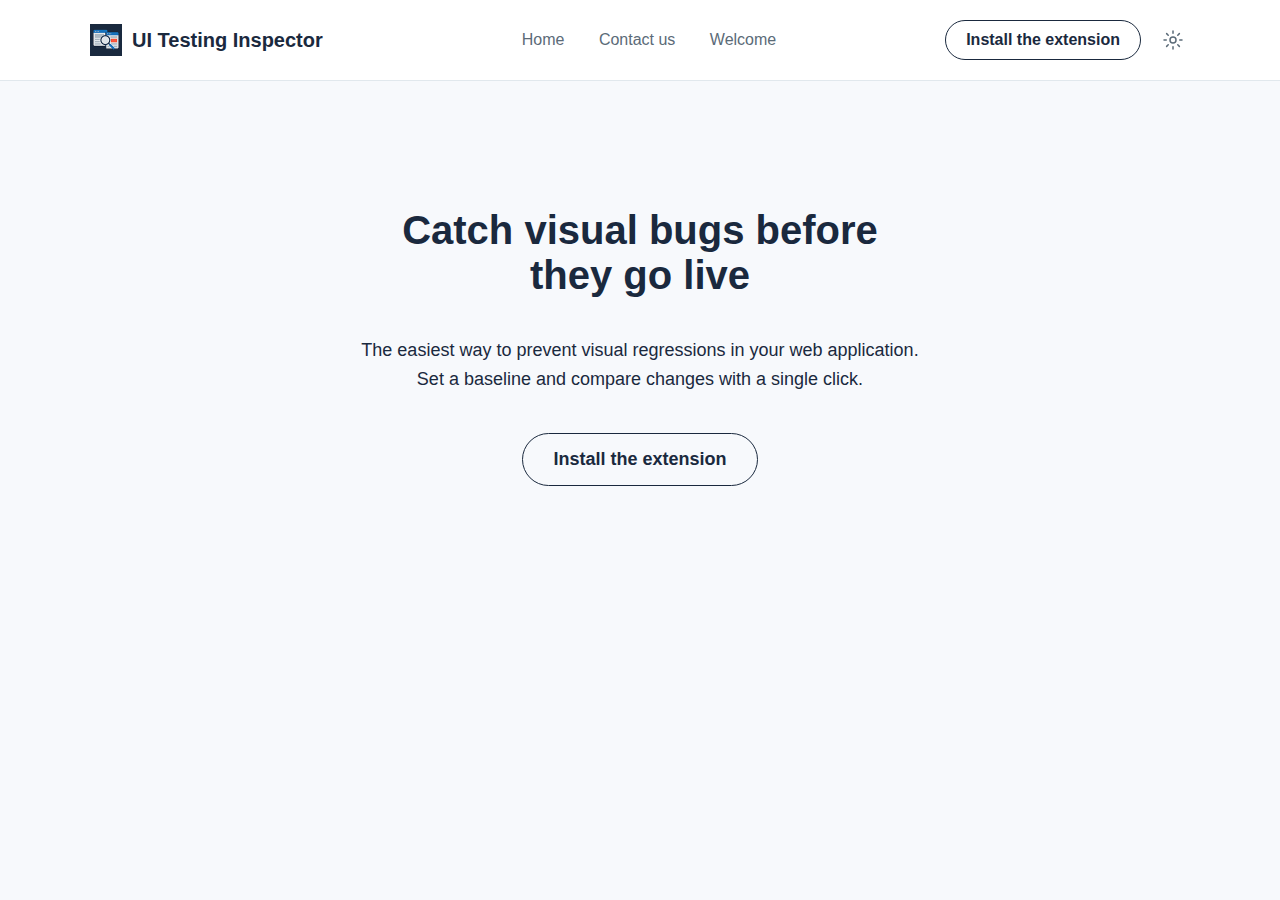
<file: index.html>
<!DOCTYPE html>
<html lang="ru">
<head>
    <meta charset="UTF-8">
    <meta name="viewport" content="width=device-width, initial-scale=1.0">
    <title>UI Testing Inspector</title>
    <link rel="stylesheet" href="style/styles.css">
</head>
<body>
    <header>
        <div class="container">
            <a href="index.html" class="logo">
                <img src="img/logo.png" alt="Logo" width="32" height="32">
                <span>UI Testing Inspector</span>
            </a>
            <nav>
                <a href="index.html">Home</a>
                <a href="contact.html">Contact us</a>
                <a href="welcome.html">Welcome</a>
            </nav>
            <div class="header-actions">
                <a href="#" class="button">Install the extension</a>
                <button id="theme-switcher" class="theme-switcher" aria-label="Toggle theme">
                    <svg class="icon sun-icon" xmlns="http://www.w3.org/2000/svg" fill="none" viewBox="0 0 24 24" stroke-width="1.5" stroke="currentColor" aria-hidden="true">
                        <path stroke-linecap="round" stroke-linejoin="round" d="M12 3v2.25m6.364.386l-1.591 1.591M21 12h-2.25m-.386 6.364l-1.591-1.591M12 18.75V21m-4.773-4.227l-1.591 1.591M5.25 12H3m4.227-4.773L5.636 5.636M15 12a3 3 0 11-6 0 3 3 0 016 0z"></path>
                    </svg>
                    <svg class="icon moon-icon" xmlns="http://www.w3.org/2000/svg" fill="none" viewBox="0 0 24 24" stroke-width="1.5" stroke="currentColor" aria-hidden="true">
                        <path stroke-linecap="round" stroke-linejoin="round" d="M21.752 15.002A9.72 9.72 0 0118 15.75c-5.385 0-9.75-4.365-9.75-9.75 0-1.33.266-2.597.748-3.752A9.753 9.753 0 003 11.25C3 16.635 7.365 21 12.75 21a9.753 9.753 0 009.002-5.998z"></path>
                    </svg>
                </button>
            </div>
        </div>
    </header>

    <main class="main-content">
        <h1>Catch visual bugs before <br>
             they go live</h1>
        <p>
            The easiest way to prevent visual regressions in your web application.
            <br> 
            Set a baseline and compare changes with a single click.
        </p>
        <a href="#" class="button">
            Install the extension
        </a>
    </main>

    <script src="js/theme.js"></script>
</body>
</html>
</file>
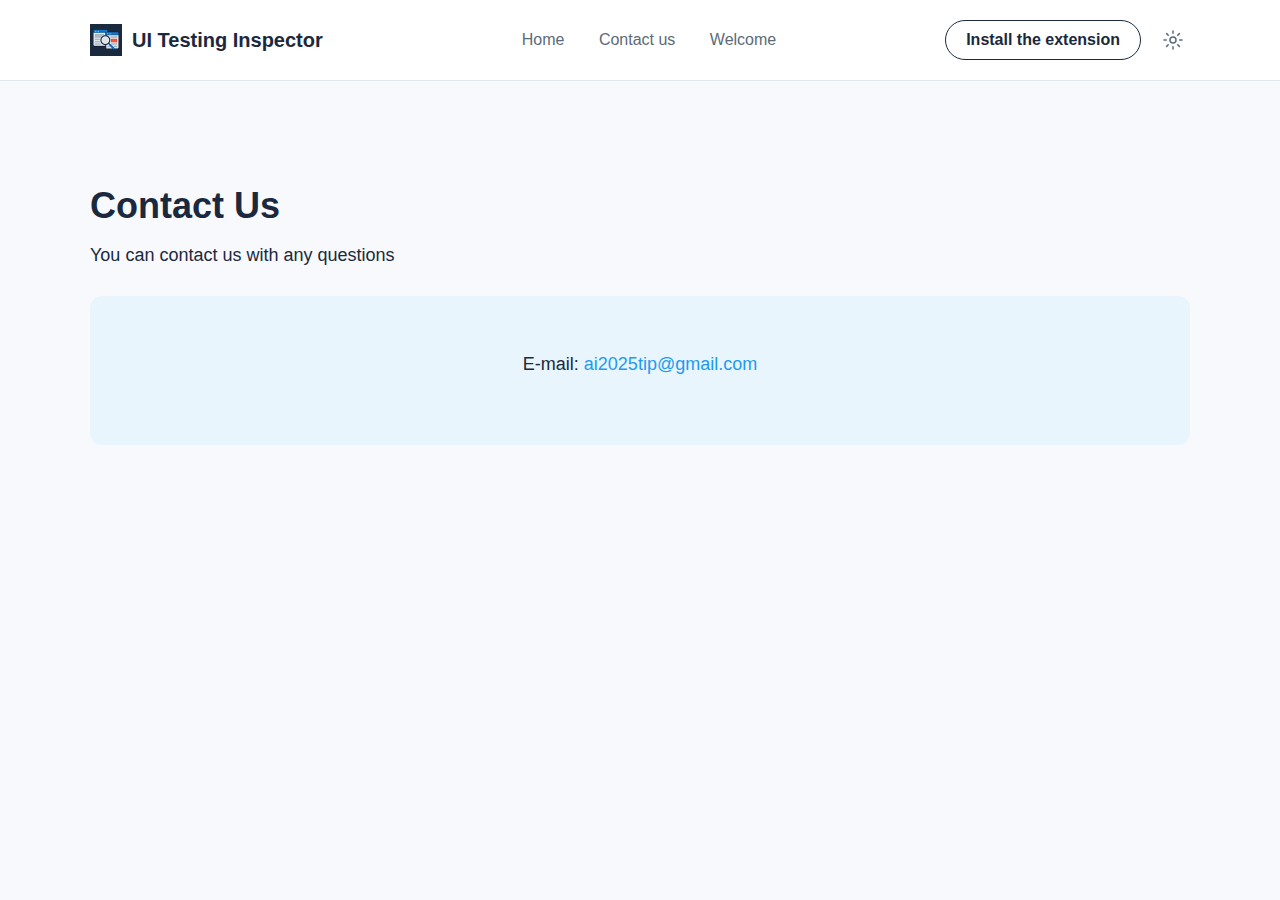
<file: contact.html>
<!DOCTYPE html>
<html lang="ru">
<head>
    <meta charset="UTF-8">
    <meta name="viewport" content="width=device-width, initial-scale=1.0">
    <title>Contact Us - UI Testing Inspector</title>
    <link rel="stylesheet" href="style/styles.css">
</head>
<body>
    <header>
        <div class="container">
            <a href="index.html" class="logo">
                <img src="img/logo.png" alt="Logo" width="32" height="32">
                <span>UI Testing Inspector</span>
            </a>
            <nav>
                <a href="index.html">Home</a>
                <a href="#">Contact us</a>
                <a href="welcome.html">Welcome</a>
            </nav>
            <div class="header-actions">
                <a href="#" class="button">Install the extension</a>
                <button id="theme-switcher" class="theme-switcher" aria-label="Toggle theme">
                    <svg class="icon sun-icon" xmlns="http://www.w3.org/2000/svg" fill="none" viewBox="0 0 24 24" stroke-width="1.5" stroke="currentColor" aria-hidden="true">
                        <path stroke-linecap="round" stroke-linejoin="round" d="M12 3v2.25m6.364.386l-1.591 1.591M21 12h-2.25m-.386 6.364l-1.591-1.591M12 18.75V21m-4.773-4.227l-1.591 1.591M5.25 12H3m4.227-4.773L5.636 5.636M15 12a3 3 0 11-6 0 3 3 0 016 0z"></path>
                    </svg>
                    <svg class="icon moon-icon" xmlns="http://www.w3.org/2000/svg" fill="none" viewBox="0 0 24 24" stroke-width="1.5" stroke="currentColor" aria-hidden="true">
                        <path stroke-linecap="round" stroke-linejoin="round" d="M21.752 15.002A9.72 9.72 0 0118 15.75c-5.385 0-9.75-4.365-9.75-9.75 0-1.33.266-2.597.748-3.752A9.753 9.753 0 003 11.25C3 16.635 7.365 21 12.75 21a9.753 9.753 0 009.002-5.998z"></path>
                    </svg>
                </button>
            </div>
        </div>
    </header>

    <main>
        <div class="container contact-section">
            <h1>Contact Us</h1>
            <p>You can contact us with any questions</p>
            <div class="contact-box">
                <p>E-mail: <a href="#">ai2025tip@gmail.com</a></p>
            </div>
        </div>
    </main>

    <script src="js/theme.js"></script>
</body>
</html>
</file>
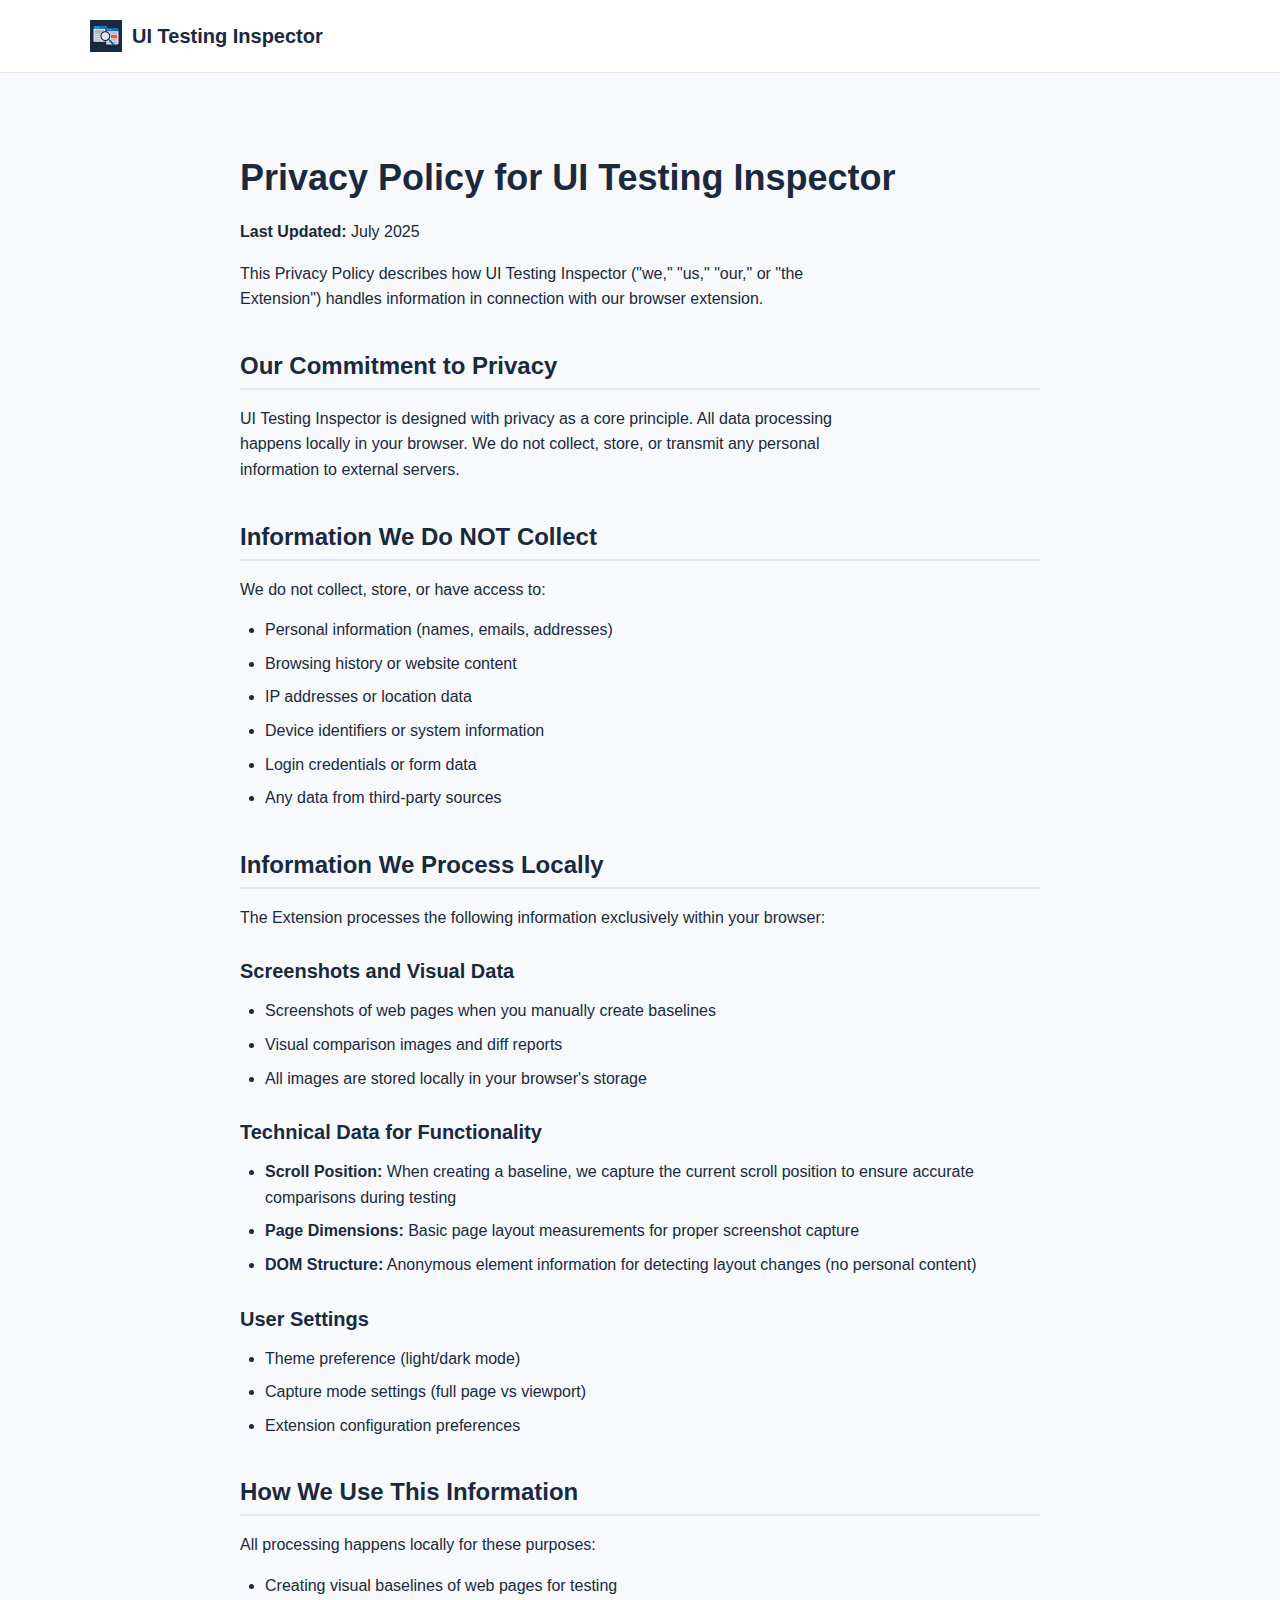
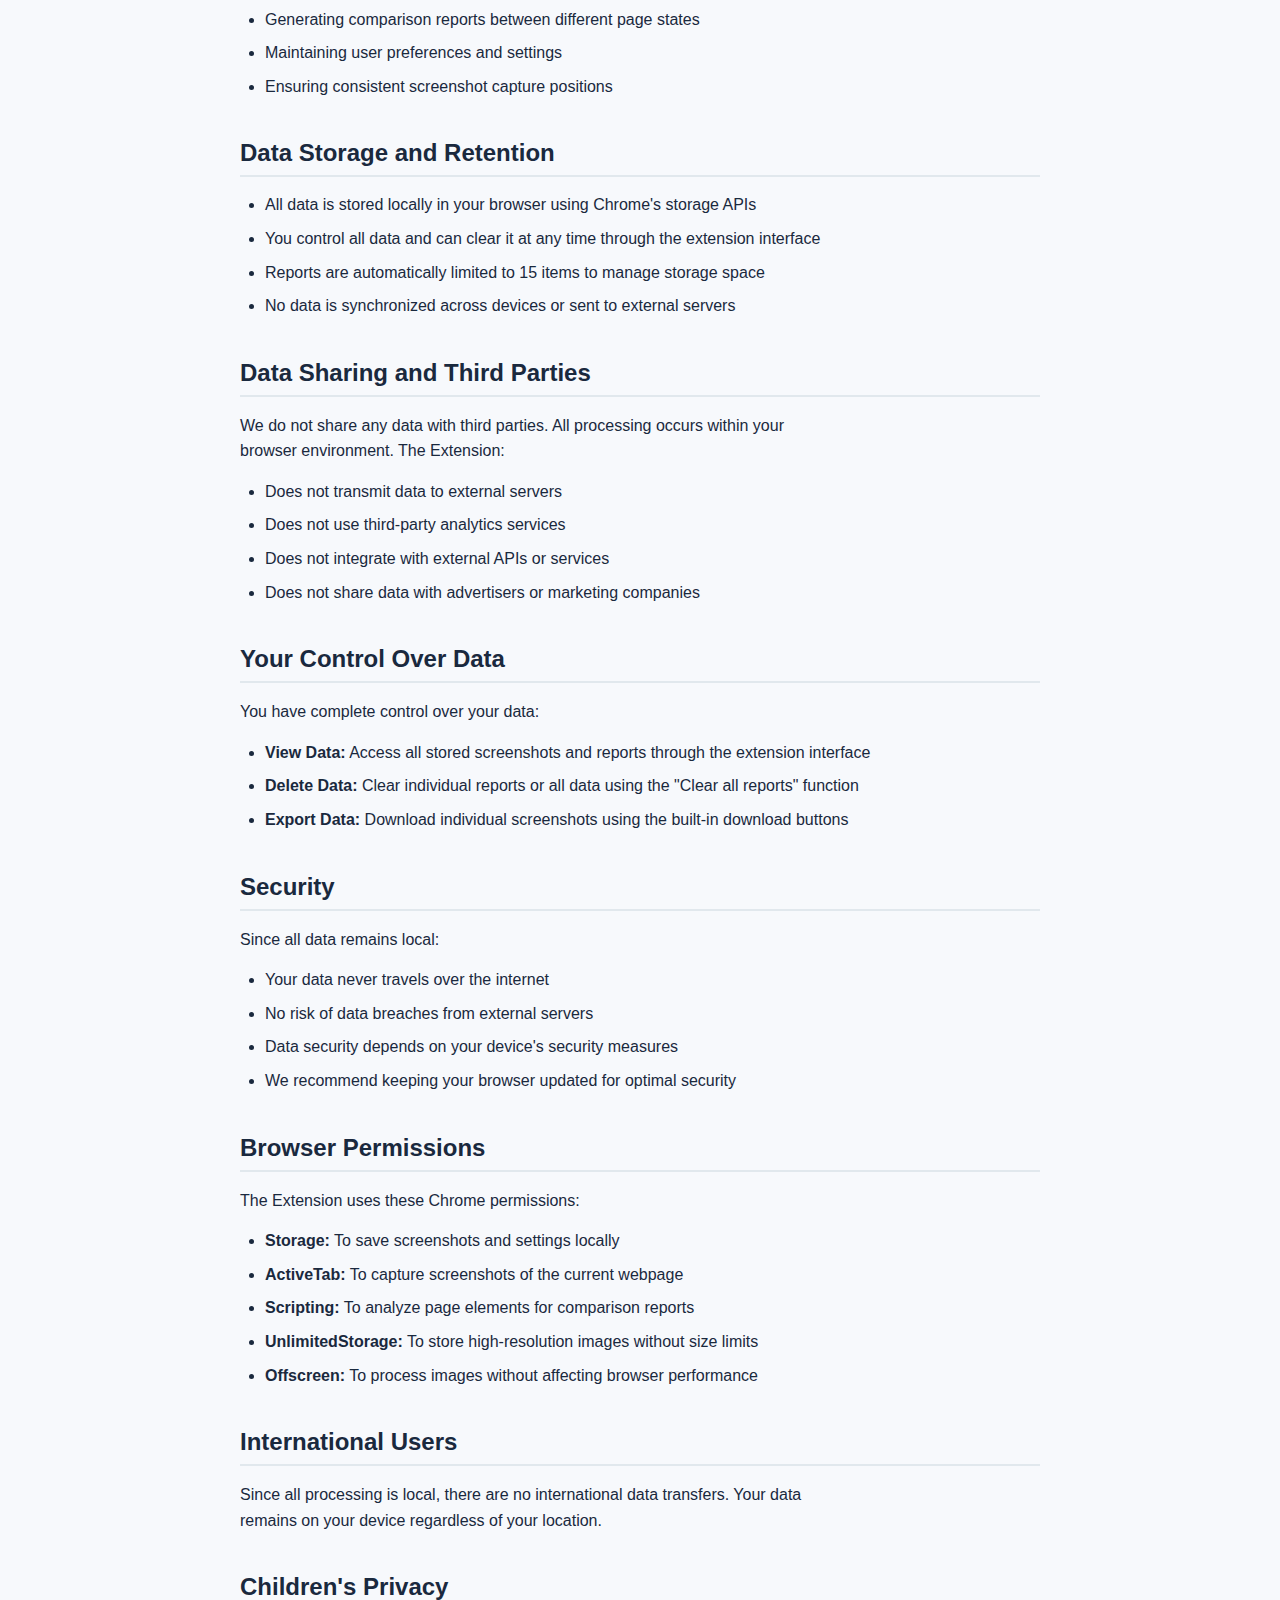
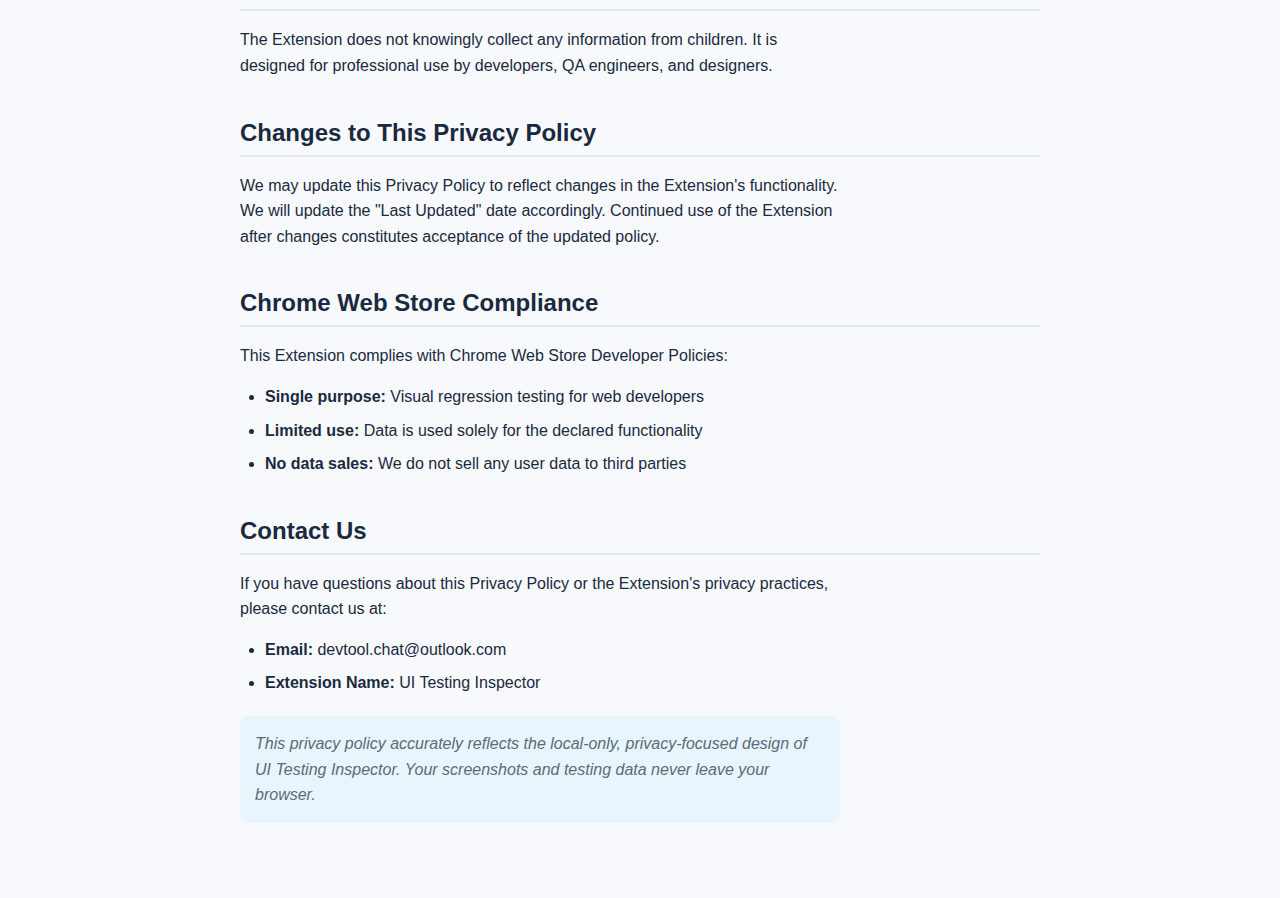
<file: privacy.html>
<!DOCTYPE html>
<html lang="en">
<head>
    <meta charset="UTF-8">
    <meta name="viewport" content="width=device-width, initial-scale=1.0">
    <title>Privacy Policy - UI Testing Inspector</title>
    <link rel="stylesheet" href="style/styles.css">
</head>
<body>
    <header>
        <div class="container">
            <a href="index.html" class="logo">
                <img src="img/logo.png" alt="Logo" width="32" height="32">
                <span>UI Testing Inspector</span>
            </a>
        </div>
    </header>

    <main class="main-content privacy-page">
        <div class="privacy-container">
            <h1>Privacy Policy for UI Testing Inspector</h1>
            <p><strong>Last Updated:</strong> July 2025</p>
            
            <p>This Privacy Policy describes how UI Testing Inspector ("we," "us," "our," or "the Extension") handles information in connection with our browser extension.</p>

            <h2>Our Commitment to Privacy</h2>
            <p>UI Testing Inspector is designed with privacy as a core principle. All data processing happens locally in your browser. We do not collect, store, or transmit any personal information to external servers.</p>

            <h2>Information We Do NOT Collect</h2>
            <p>We do not collect, store, or have access to:</p>
            <ul>
                <li>Personal information (names, emails, addresses)</li>
                <li>Browsing history or website content</li>
                <li>IP addresses or location data</li>
                <li>Device identifiers or system information</li>
                <li>Login credentials or form data</li>
                <li>Any data from third-party sources</li>
            </ul>

            <h2>Information We Process Locally</h2>
            <p>The Extension processes the following information exclusively within your browser:</p>
            
            <h3>Screenshots and Visual Data</h3>
            <ul>
                <li>Screenshots of web pages when you manually create baselines</li>
                <li>Visual comparison images and diff reports</li>
                <li>All images are stored locally in your browser's storage</li>
            </ul>

            <h3>Technical Data for Functionality</h3>
            <ul>
                <li><strong>Scroll Position:</strong> When creating a baseline, we capture the current scroll position to ensure accurate comparisons during testing</li>
                <li><strong>Page Dimensions:</strong> Basic page layout measurements for proper screenshot capture</li>
                <li><strong>DOM Structure:</strong> Anonymous element information for detecting layout changes (no personal content)</li>
            </ul>

            <h3>User Settings</h3>
            <ul>
                <li>Theme preference (light/dark mode)</li>
                <li>Capture mode settings (full page vs viewport)</li>
                <li>Extension configuration preferences</li>
            </ul>

            <h2>How We Use This Information</h2>
            <p>All processing happens locally for these purposes:</p>
            <ul>
                <li>Creating visual baselines of web pages for testing</li>
                <li>Generating comparison reports between different page states</li>
                <li>Maintaining user preferences and settings</li>
                <li>Ensuring consistent screenshot capture positions</li>
            </ul>

            <h2>Data Storage and Retention</h2>
            <ul>
                <li>All data is stored locally in your browser using Chrome's storage APIs</li>
                <li>You control all data and can clear it at any time through the extension interface</li>
                <li>Reports are automatically limited to 15 items to manage storage space</li>
                <li>No data is synchronized across devices or sent to external servers</li>
            </ul>

            <h2>Data Sharing and Third Parties</h2>
            <p>We do not share any data with third parties. All processing occurs within your browser environment. The Extension:</p>
            <ul>
                <li>Does not transmit data to external servers</li>
                <li>Does not use third-party analytics services</li>
                <li>Does not integrate with external APIs or services</li>
                <li>Does not share data with advertisers or marketing companies</li>
            </ul>

            <h2>Your Control Over Data</h2>
            <p>You have complete control over your data:</p>
            <ul>
                <li><strong>View Data:</strong> Access all stored screenshots and reports through the extension interface</li>
                <li><strong>Delete Data:</strong> Clear individual reports or all data using the "Clear all reports" function</li>
                <li><strong>Export Data:</strong> Download individual screenshots using the built-in download buttons</li>
            </ul>

            <h2>Security</h2>
            <p>Since all data remains local:</p>
            <ul>
                <li>Your data never travels over the internet</li>
                <li>No risk of data breaches from external servers</li>
                <li>Data security depends on your device's security measures</li>
                <li>We recommend keeping your browser updated for optimal security</li>
            </ul>

            <h2>Browser Permissions</h2>
            <p>The Extension uses these Chrome permissions:</p>
            <ul>
                <li><strong>Storage:</strong> To save screenshots and settings locally</li>
                <li><strong>ActiveTab:</strong> To capture screenshots of the current webpage</li>
                <li><strong>Scripting:</strong> To analyze page elements for comparison reports</li>
                <li><strong>UnlimitedStorage:</strong> To store high-resolution images without size limits</li>
                <li><strong>Offscreen:</strong> To process images without affecting browser performance</li>
            </ul>

            <h2>International Users</h2>
            <p>Since all processing is local, there are no international data transfers. Your data remains on your device regardless of your location.</p>

            <h2>Children's Privacy</h2>
            <p>The Extension does not knowingly collect any information from children. It is designed for professional use by developers, QA engineers, and designers.</p>

            <h2>Changes to This Privacy Policy</h2>
            <p>We may update this Privacy Policy to reflect changes in the Extension's functionality. We will update the "Last Updated" date accordingly. Continued use of the Extension after changes constitutes acceptance of the updated policy.</p>

            <h2>Chrome Web Store Compliance</h2>
            <p>This Extension complies with Chrome Web Store Developer Policies:</p>
            <ul>
                <li><strong>Single purpose:</strong> Visual regression testing for web developers</li>
                <li><strong>Limited use:</strong> Data is used solely for the declared functionality</li>
                <li><strong>No data sales:</strong> We do not sell any user data to third parties</li>
            </ul>

            <h2>Contact Us</h2>
            <p>If you have questions about this Privacy Policy or the Extension's privacy practices, please contact us at:</p>
            <ul>
                <li><strong>Email:</strong> devtool.chat@outlook.com</li>
                <li><strong>Extension Name:</strong> UI Testing Inspector</li>
            </ul>

            <p><em>This privacy policy accurately reflects the local-only, privacy-focused design of UI Testing Inspector. Your screenshots and testing data never leave your browser.</em></p>
        </div>
    </main>

    <script src="js/theme.js"></script>
</body>
</html>
</file>
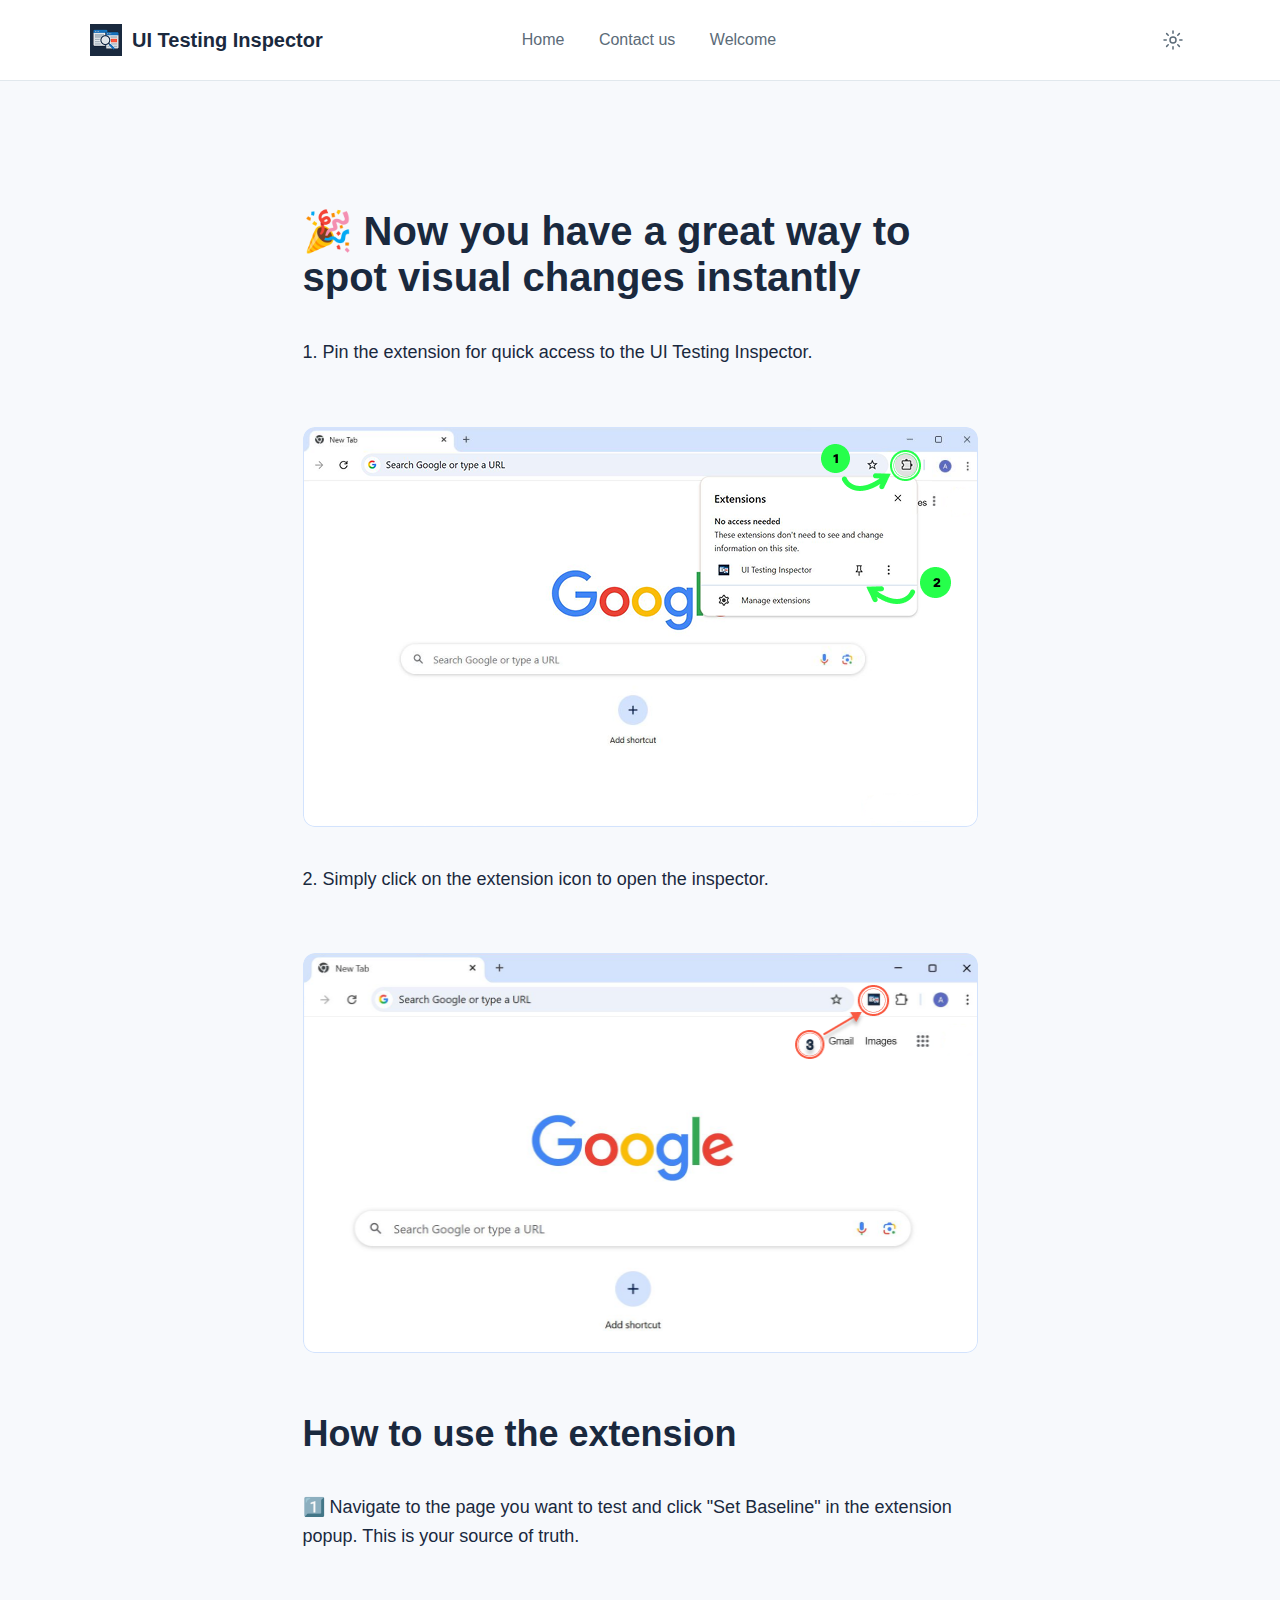
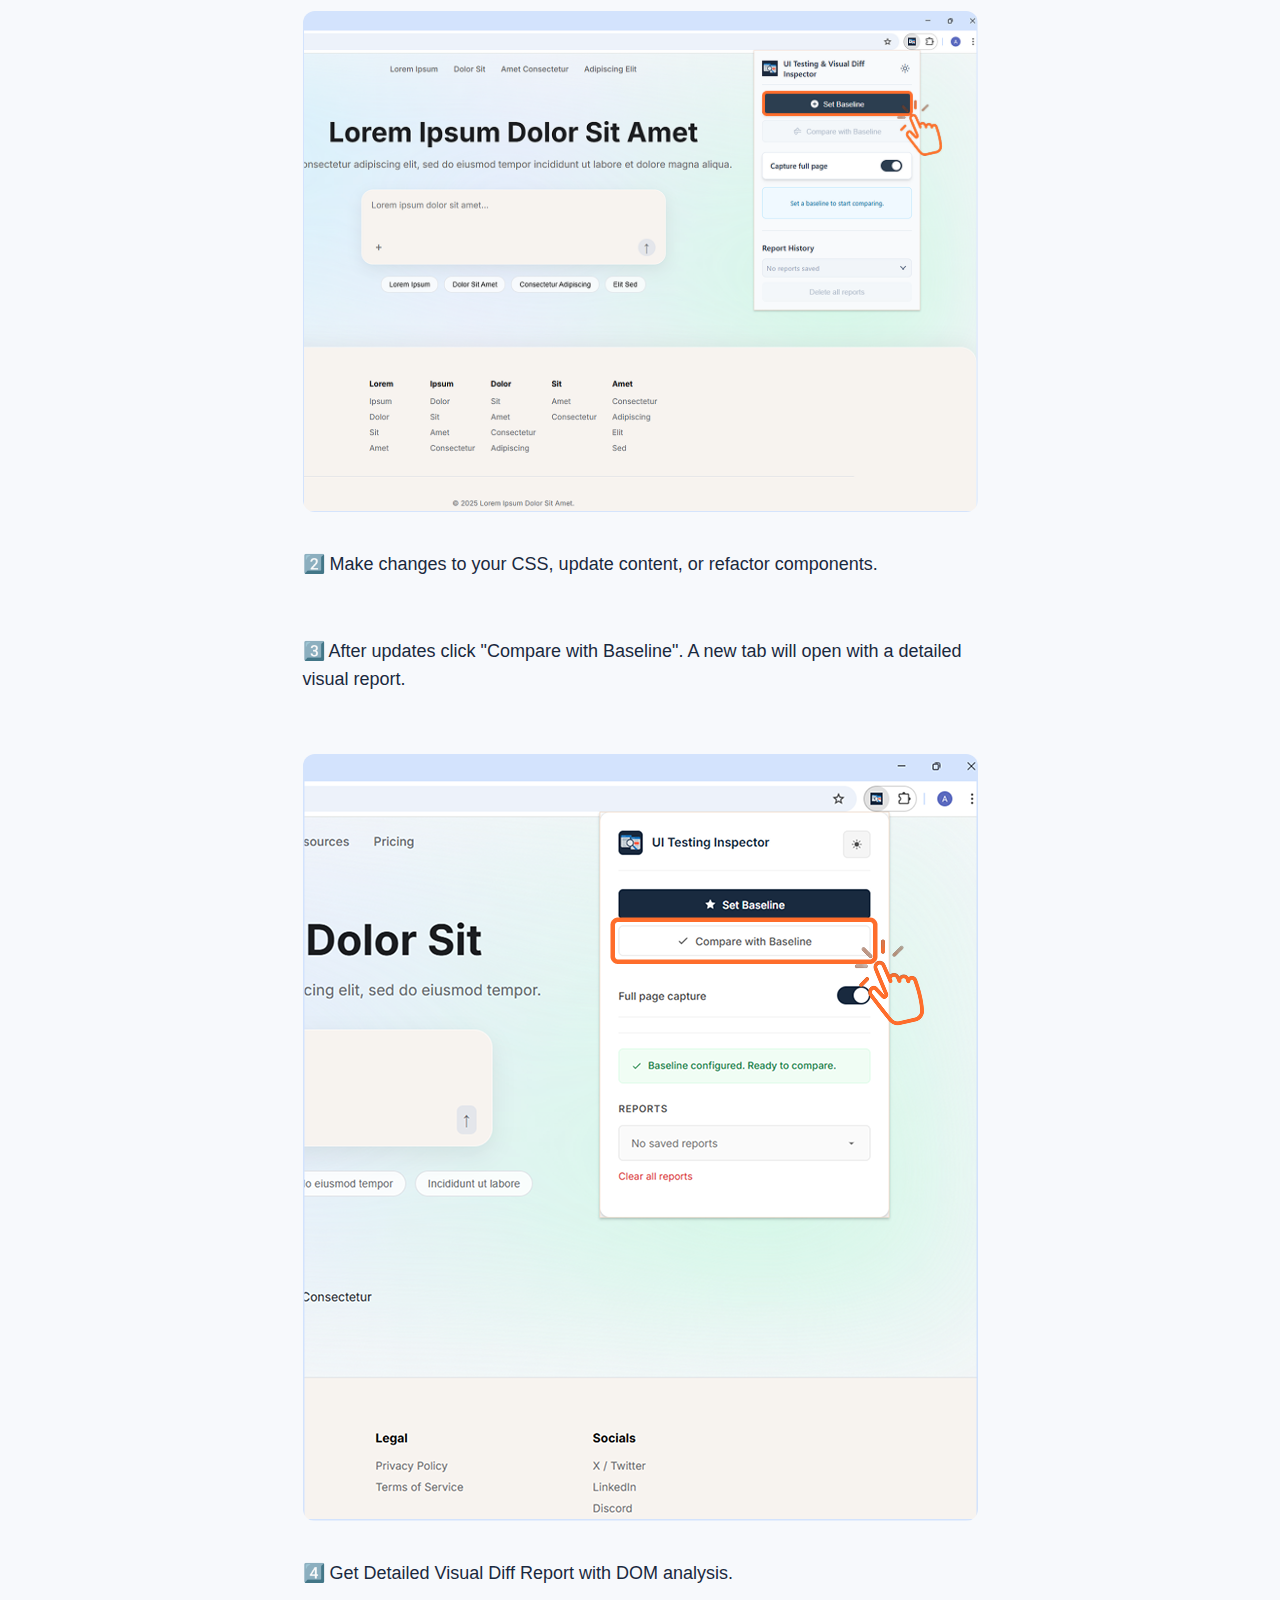
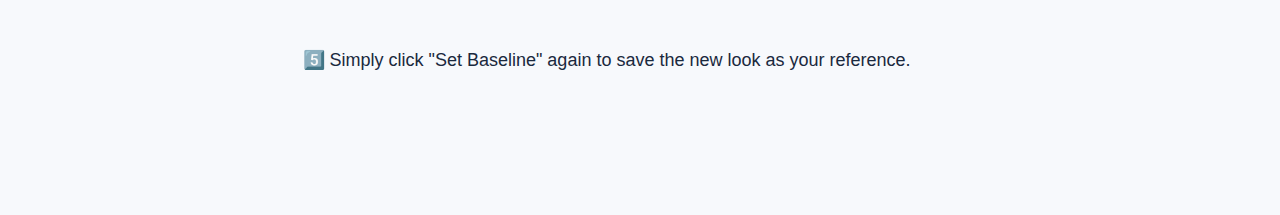
<file: welcome.html>
<!DOCTYPE html>
<html lang="ru">
<head>
    <meta charset="UTF-8">
    <meta name="viewport" content="width=device-width, initial-scale=1.0">
    <title>Welcome - UI Testing Inspector</title>
    <link rel="stylesheet" href="style/styles.css">
</head>
<body>
    <header>
        <div class="container">
            <a href="index.html" class="logo">
                <img src="img/logo.png" alt="Logo" width="32" height="32">
                <span>UI Testing Inspector</span>
            </a>
            <nav>
                <a href="index.html">Home</a>
                <a href="contact.html">Contact us</a>
                <a href="welcome.html">Welcome</a>
            </nav>
            <div class="header-actions">
                <a href="#" class="button" style="visibility: hidden; pointer-events: none;" aria-hidden="true">Install the extension</a>
                <button id="theme-switcher" class="theme-switcher" aria-label="Toggle theme">
                    <svg class="icon sun-icon" xmlns="http://www.w3.org/2000/svg" fill="none" viewBox="0 0 24 24" stroke-width="1.5" stroke="currentColor" aria-hidden="true">
                        <path stroke-linecap="round" stroke-linejoin="round" d="M12 3v2.25m6.364.386l-1.591 1.591M21 12h-2.25m-.386 6.364l-1.591-1.591M12 18.75V21m-4.773-4.227l-1.591 1.591M5.25 12H3m4.227-4.773L5.636 5.636M15 12a3 3 0 11-6 0 3 3 0 016 0z"></path>
                    </svg>
                    <svg class="icon moon-icon" xmlns="http://www.w3.org/2000/svg" fill="none" viewBox="0 0 24 24" stroke-width="1.5" stroke="currentColor" aria-hidden="true">
                        <path stroke-linecap="round" stroke-linejoin="round" d="M21.752 15.002A9.72 9.72 0 0118 15.75c-5.385 0-9.75-4.365-9.75-9.75 0-1.33.266-2.597.748-3.752A9.753 9.753 0 003 11.25C3 16.635 7.365 21 12.75 21a9.753 9.753 0 009.002-5.998z"></path>
                    </svg>
                </button>
            </div>
        </div>
    </header>

    <main class="main-content welcome-page">
        <h1>🎉 Now you have a great way to spot visual changes instantly</h1>
        <p>1. Pin the extension for quick access to the UI Testing Inspector.</p>
        <img src="img/2steps.png" alt="Pin the extension" style="width: 675px; height: 400px; max-width: 100%; border-radius: 12px; margin: 20px 0;">
        <p>2. Simply click on the extension icon to open the inspector.</p>
        <img src="img/step3.png" alt="Open the inspector" style="width: 675px; height: 400px; max-width: 100%; border-radius: 12px; margin: 20px 0;">

        <h2>How to use the extension</h2>
        <p>1️⃣  Navigate to the page you want to test and click "Set Baseline" in the extension popup. This is your source of truth.</p>
        <img src="img/Baseline.png" alt="Set Baseline" style="width: 675px; max-width: 100%; border-radius: 12px; margin: 20px 0;">
        <p>2️⃣  Make changes to your CSS, update content, or refactor components.</p>
        <p>3️⃣  After updates click "Compare with Baseline". A new tab will open with a detailed visual report.</p>
        <img src="img/Compare.png" alt="Compare with Baseline" style="width: 675px; max-width: 100%; border-radius: 12px; margin: 20px 0;">
        <p>4️⃣  Get Detailed Visual Diff Report with DOM analysis.</p>
        <p>5️⃣  Simply click "Set Baseline" again to save the new look as your reference.</p>

       
    </main>

    <script src="js/theme.js"></script>
</body>
</html>
</file>
<file: style/styles.css>
:root {
    --bg-color: #f7f9fc;
    --text-color-headings: #1A293E;
    --text-color-body: #1A293E;
    --text-color-nav: #5b6b78;
    --header-bg: #fff;
    --header-border: #e1e8ed;
    --button-text: #1A293E;
    --button-border: #1A293E;
    --button-hover-bg: #1A293E;
    --button-hover-text: #fff;
    --contact-box-bg: #e8f5fd;
    --contact-box-link: #1d9bf0;
}

body.dark-theme {
    --bg-color: #0d1a26;
    --text-color-headings: #f7f9fc;
    --text-color-body: #e1e8ed;
    --text-color-nav: #e1e8ed;
    --header-bg: #29405f;
    --header-border: #0d1a26;
    --button-text: #f7f9fc;
    --button-border: #f7f9fc;
    --button-hover-bg: #f7f9fc;
    --button-hover-text: #1A293E;
    --contact-box-bg: #1A293E;
    --contact-box-link: #e8f5fd;
}

body {
    font-family: -apple-system, BlinkMacSystemFont, "Segoe UI", Roboto, Helvetica, Arial, sans-serif;
    margin: 0;
    background-color: var(--bg-color);
    color: var(--text-color-body);
    transition: background-color 0.3s, color 0.3s;
}

.container {
    max-width: 1100px;
    margin: 0 auto;
    padding: 0 20px;
}

header {
    padding: 20px 0;
    background-color: var(--header-bg);
    border-bottom: 1px solid var(--header-border);
    transition: background-color 0.3s, border-bottom-color 0.3s;
}

header .container {
    display: flex;
    justify-content: space-between;
    align-items: center;
}

.logo {
    display: flex;
    align-items: center;
    font-size: 20px;
    font-weight: bold;
    text-decoration: none;
    color: var(--text-color-headings);
}

.logo img {
    margin-right: 10px;
}

nav a {
    text-decoration: none;
    color: var(--text-color-nav);
    margin-left: 30px;
    font-weight: 500;
}

nav a:hover {
    color: #1d9bf0;
}

.button {
    text-decoration: none;
    color: var(--button-text);
    border: 1px solid var(--button-border);
    padding: 10px 20px;
    border-radius: 9999px;
    font-weight: bold;
    transition: all 0.2s;
}

.button:hover {
    background-color: var(--button-hover-bg);
    color: var(--button-hover-text);
}

.button-primary {
    background-color: #1d9bf0;
    color: #fff;
}

.button-primary:hover {
    background-color: #1a8cd8;
}

.main-content {
    display: flex;
    flex-direction: column;
    align-items: center;
    justify-content: center;
    text-align: center;
    padding: 100px 20px;
}

.main-content h1 {
    font-size: 40px;
    margin-bottom: 20px;
    color: var(--text-color-headings);
    max-width: 675px;
    width: 100%;
}

.main-content p {
    font-size: 18px;
    color: var(--text-color-body);
    max-width: 600px;
    margin-bottom: 40px;
    line-height: 1.6;
}

.main-content .button {
    font-size: 18px;
    padding: 15px 30px;
    display: inline-flex;
    align-items: center;
}

.main-content .button img {
    margin-right: 10px;
}

.main-content h2 {
    font-size: 36px;
    margin-top: 40px;
    margin-bottom: 20px;
    color: var(--text-color-headings);
}

.contact-section {
    padding: 80px 20px;
}

.contact-section h1 {
    font-size: 36px;
    margin-bottom: 10px;
    color: var(--text-color-headings);
}

.contact-section p {
    font-size: 18px;
    color: var(--text-color-body);
    margin-bottom: 30px;
}

.contact-box {
    background-color: var(--contact-box-bg);
    border-radius: 12px;
    padding: 40px;
    text-align: center;
    transition: background-color 0.3s;
}

.contact-box a {
    color: var(--contact-box-link);
    text-decoration: none;
    font-weight: 500;
}

.welcome-page h1,
.welcome-page h2,
.welcome-page p {
    text-align: left;
    max-width: 675px;
    width: 100%;
}

.header-actions {
    display: flex;
    align-items: center;
    gap: 15px;
}

.theme-switcher {
    background: none;
    border: none;
    cursor: pointer;
    padding: 5px;
    border-radius: 50%;
    display: flex;
    align-items: center;
    justify-content: center;
}

body.dark-theme .logo img {
    filter: none;
}

.theme-switcher .icon {
    width: 24px;
    height: 24px;
    color: var(--text-color-nav);
    transition: color 0.3s;
}

.theme-switcher:hover .icon {
    color: var(--text-color-headings);
}

.theme-switcher .sun-icon { display: block; }
.theme-switcher .moon-icon { display: none; }

body.dark-theme .theme-switcher .sun-icon { display: none; }
body.dark-theme .theme-switcher .moon-icon { display: block; }

/* Privacy page styles */
.privacy-page {
    padding: 60px 20px;
    text-align: left;
    max-width: 800px;
    margin: 0 auto;
}

.privacy-container {
    width: 100%;
}

.privacy-page h1 {
    font-size: 36px;
    margin-bottom: 20px;
    color: var(--text-color-headings);
    text-align: left;
}

.privacy-page h2 {
    font-size: 24px;
    margin-top: 40px;
    margin-bottom: 15px;
    color: var(--text-color-headings);
    border-bottom: 2px solid var(--header-border);
    padding-bottom: 8px;
}

.privacy-page h3 {
    font-size: 20px;
    margin-top: 30px;
    margin-bottom: 10px;
    color: var(--text-color-headings);
}

.privacy-page p {
    font-size: 16px;
    line-height: 1.6;
    margin-bottom: 15px;
    color: var(--text-color-body);
}

.privacy-page ul {
    margin: 15px 0;
    padding-left: 25px;
}

.privacy-page li {
    font-size: 16px;
    line-height: 1.6;
    margin-bottom: 8px;
    color: var(--text-color-body);
}

.privacy-page strong {
    color: var(--text-color-headings);
    font-weight: 600;
}

.privacy-page em {
    font-style: italic;
    color: var(--text-color-nav);
    background-color: var(--contact-box-bg);
    padding: 15px;
    border-radius: 8px;
    display: block;
    margin-top: 20px;
}

@media (max-width: 768px) {
    .privacy-page {
        padding: 40px 15px;
    }
    
    .privacy-page h1 {
        font-size: 28px;
    }
    
    .privacy-page h2 {
        font-size: 22px;
    }
}
</file>
